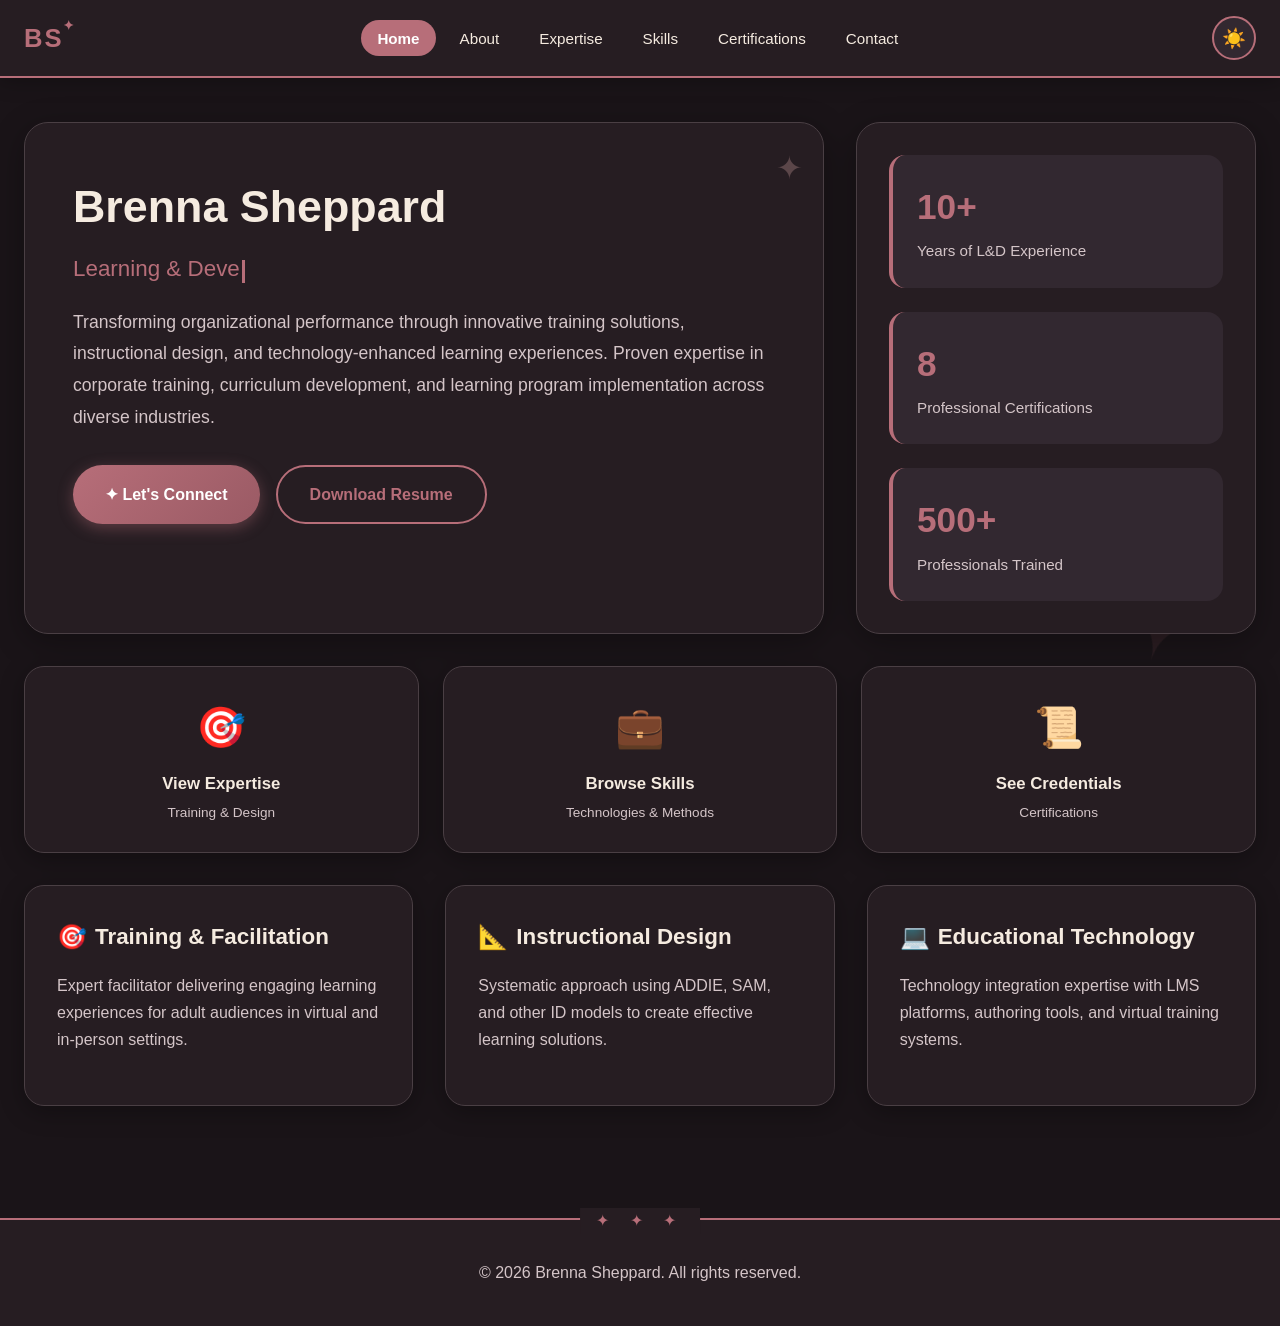
<file: index.html>
<!DOCTYPE html>
<html lang="en">
<head>
    <meta charset="UTF-8">
    <meta name="viewport" content="width=device-width, initial-scale=1.0">
    <meta name="description" content="Brenna Sheppard - Learning & Development Professional specializing in instructional design, corporate training, and educational technology implementation.">
    <title>Brenna Sheppard | Learning & Development Specialist</title>
    <style>
        * {
            margin: 0;
            padding: 0;
            box-sizing: border-box;
        }

        :root {
            --bg-primary: #1a1418;
            --bg-secondary: #261d22;
            --bg-card: #322830;
            --text-primary: #f5ebe0;
            --text-secondary: #d4c5c8;
            --accent: #b76e79;
            --accent-light: #d4a5a5;
            --accent-hover: #9a5a64;
            --border: #4a3f44;
            --shadow: rgba(0, 0, 0, 0.3);
            --sparkle: #f0d9e0;
        }

        [data-theme="light"] {
            --bg-primary: #fff5f7;
            --bg-secondary: #ffeef1;
            --bg-card: #fff9fa;
            --text-primary: #2d2428;
            --text-secondary: #5a4a4e;
            --accent: #b76e79;
            --accent-light: #d4a5a5;
            --accent-hover: #9a5a64;
            --border: #e8d0d4;
            --shadow: rgba(183, 110, 121, 0.15);
            --sparkle: #b76e79;
        }

        body {
            font-family: 'Segoe UI', -apple-system, BlinkMacSystemFont, Roboto, 'Helvetica Neue', Arial, sans-serif;
            background-color: var(--bg-primary);
            color: var(--text-primary);
            line-height: 1.6;
            transition: background-color 0.4s ease, color 0.4s ease;
            overflow-x: hidden;
        }

        /* Floating Particles Background */
        .particles {
            position: fixed;
            top: 0;
            left: 0;
            width: 100%;
            height: 100%;
            pointer-events: none;
            z-index: 0;
            overflow: hidden;
        }

        .particle {
            position: absolute;
            width: 6px;
            height: 6px;
            background: var(--accent-light);
            border-radius: 50%;
            opacity: 0.4;
            animation: float 15s infinite ease-in-out;
        }

        .particle:nth-child(odd) {
            width: 4px;
            height: 4px;
            animation-duration: 20s;
        }

        .particle::before {
            content: '✦';
            position: absolute;
            font-size: 12px;
            color: var(--sparkle);
            opacity: 0.6;
        }

        @keyframes float {
            0%, 100% {
                transform: translateY(100vh) rotate(0deg);
                opacity: 0;
            }
            10% {
                opacity: 0.6;
            }
            90% {
                opacity: 0.6;
            }
            100% {
                transform: translateY(-100vh) rotate(720deg);
                opacity: 0;
            }
        }

        /* Sparkle decorations */
        .sparkle-container {
            position: fixed;
            top: 0;
            left: 0;
            width: 100%;
            height: 100%;
            pointer-events: none;
            z-index: 1;
        }

        .sparkle {
            position: absolute;
            font-size: 1.2rem;
            color: var(--sparkle);
            opacity: 0;
            animation: sparkle 3s infinite;
        }

        @keyframes sparkle {
            0%, 100% { opacity: 0; transform: scale(0) rotate(0deg); }
            50% { opacity: 0.8; transform: scale(1) rotate(180deg); }
        }

        /* Header & Navigation */
        header {
            background: var(--bg-secondary);
            padding: 1rem 1.5rem;
            position: fixed;
            top: 0;
            left: 0;
            right: 0;
            z-index: 1000;
            box-shadow: 0 2px 20px var(--shadow);
            transition: all 0.4s ease;
            border-bottom: 2px solid var(--accent);
            backdrop-filter: blur(10px);
        }

        header.hidden {
            transform: translateY(-100%);
        }

        nav {
            max-width: 1400px;
            margin: 0 auto;
            display: flex;
            justify-content: space-between;
            align-items: center;
            gap: 1rem;
        }

        .logo {
            font-size: 1.6rem;
            font-weight: 700;
            color: var(--accent);
            flex-shrink: 0;
            letter-spacing: 2px;
            position: relative;
        }

        .logo::after {
            content: '✦';
            font-size: 0.8rem;
            position: absolute;
            top: -2px;
            right: -12px;
            animation: twinkle 2s infinite;
        }

        @keyframes twinkle {
            0%, 100% { opacity: 0.3; transform: scale(0.8); }
            50% { opacity: 1; transform: scale(1.2); }
        }

        .nav-links {
            display: flex;
            gap: 0.5rem;
            list-style: none;
            align-items: center;
        }

        .nav-links a {
            color: var(--text-primary);
            text-decoration: none;
            font-weight: 500;
            transition: all 0.3s cubic-bezier(0.68, -0.55, 0.265, 1.55);
            font-size: 0.95rem;
            cursor: pointer;
            padding: 0.6rem 1rem;
            border-radius: 25px;
            position: relative;
        }

        .nav-links a:hover {
            color: var(--accent);
            background: var(--bg-card);
            transform: translateY(-2px) scale(1.05);
        }

        .nav-links a.active {
            color: white;
            background: var(--accent);
            font-weight: 600;
        }

        .nav-controls {
            display: flex;
            align-items: center;
            gap: 0.75rem;
        }

        .theme-toggle {
            background: var(--bg-card);
            border: 2px solid var(--accent);
            color: var(--accent);
            width: 44px;
            height: 44px;
            border-radius: 50%;
            cursor: pointer;
            font-size: 1.2rem;
            display: flex;
            align-items: center;
            justify-content: center;
            transition: all 0.4s cubic-bezier(0.68, -0.55, 0.265, 1.55);
        }

        .theme-toggle:hover {
            background: var(--accent);
            color: white;
            transform: scale(1.15) rotate(180deg);
            box-shadow: 0 4px 20px var(--shadow);
        }

        .menu-toggle {
            display: none;
            background: var(--bg-card);
            border: 2px solid var(--accent);
            color: var(--accent);
            font-size: 1.3rem;
            cursor: pointer;
            padding: 0.5rem 0.75rem;
            border-radius: 12px;
            transition: all 0.3s cubic-bezier(0.68, -0.55, 0.265, 1.55);
        }

        .menu-toggle:hover {
            background: var(--accent);
            color: white;
            transform: scale(1.05);
        }

        /* Dashboard Container */
        .dashboard {
            max-width: 1400px;
            margin: 90px auto 0;
            padding: 2rem 1.5rem;
            min-height: calc(100vh - 90px);
            position: relative;
            z-index: 2;
        }

        /* Tab Navigation */
        .tab-container {
            display: none;
        }

        .tab-container.active {
            display: block;
            animation: fadeInUp 0.6s cubic-bezier(0.68, -0.55, 0.265, 1.55);
        }

        @keyframes fadeInUp {
            from {
                opacity: 0;
                transform: translateY(30px);
            }
            to {
                opacity: 1;
                transform: translateY(0);
            }
        }

        /* Hero Dashboard */
        .hero-dashboard {
            display: grid;
            grid-template-columns: 2fr 1fr;
            gap: 2rem;
            margin-bottom: 2rem;
        }

        .hero-card {
            background: var(--bg-secondary);
            padding: 3rem;
            border-radius: 24px;
            box-shadow: 0 8px 32px var(--shadow);
            border: 1px solid var(--border);
            transition: all 0.4s cubic-bezier(0.68, -0.55, 0.265, 1.55);
            position: relative;
            overflow: hidden;
        }

        .hero-card::before {
            content: '✦';
            position: absolute;
            top: 20px;
            right: 20px;
            font-size: 2rem;
            color: var(--accent-light);
            opacity: 0.3;
            animation: twinkle 3s infinite;
        }

        .hero-card:hover {
            transform: translateY(-8px) scale(1.01);
            box-shadow: 0 16px 48px var(--shadow);
        }

        .hero-card h1 {
            font-size: 2.8rem;
            margin-bottom: 0.5rem;
            color: var(--text-primary);
            font-weight: 700;
        }

        .typing-container {
            height: 2rem;
            margin-bottom: 1.5rem;
        }

        .hero-card h2 {
            font-size: 1.4rem;
            color: var(--accent);
            font-weight: 500;
            display: inline;
        }

        .cursor {
            display: inline-block;
            width: 3px;
            height: 1.4rem;
            background: var(--accent);
            margin-left: 2px;
            animation: blink 1s infinite;
            vertical-align: middle;
        }

        @keyframes blink {
            0%, 50% { opacity: 1; }
            51%, 100% { opacity: 0; }
        }

        .hero-card p {
            color: var(--text-secondary);
            font-size: 1.1rem;
            line-height: 1.8;
            margin-bottom: 2rem;
        }

        .cta-buttons {
            display: flex;
            gap: 1rem;
            flex-wrap: wrap;
        }

        .btn {
            padding: 0.9rem 2rem;
            border: none;
            border-radius: 30px;
            font-size: 1rem;
            font-weight: 600;
            cursor: pointer;
            transition: all 0.4s cubic-bezier(0.68, -0.55, 0.265, 1.55);
            text-decoration: none;
            display: inline-flex;
            align-items: center;
            gap: 0.5rem;
        }

        .btn-primary {
            background: linear-gradient(135deg, var(--accent), var(--accent-hover));
            color: white;
            box-shadow: 0 4px 15px rgba(183, 110, 121, 0.4);
        }

        .btn-primary:hover {
            transform: translateY(-4px) scale(1.05);
            box-shadow: 0 8px 25px rgba(183, 110, 121, 0.5);
        }

        .btn-secondary {
            background: transparent;
            color: var(--accent);
            border: 2px solid var(--accent);
        }

        .btn-secondary:hover {
            background: var(--accent);
            color: white;
            transform: translateY(-4px) scale(1.05);
        }

        .stats-card {
            background: var(--bg-secondary);
            padding: 2rem;
            border-radius: 24px;
            box-shadow: 0 8px 32px var(--shadow);
            border: 1px solid var(--border);
            display: flex;
            flex-direction: column;
            gap: 1.5rem;
        }

        .stat-item {
            padding: 1.5rem;
            background: var(--bg-card);
            border-radius: 16px;
            border-left: 4px solid var(--accent);
            transition: all 0.4s cubic-bezier(0.68, -0.55, 0.265, 1.55);
            cursor: pointer;
            position: relative;
            overflow: hidden;
        }

        .stat-item::after {
            content: '✦';
            position: absolute;
            right: 15px;
            top: 50%;
            transform: translateY(-50%);
            font-size: 1.5rem;
            color: var(--accent-light);
            opacity: 0;
            transition: all 0.3s ease;
        }

        .stat-item:hover {
            transform: translateX(8px) scale(1.02);
            border-left-width: 6px;
        }

        .stat-item:hover::after {
            opacity: 0.5;
        }

        .stat-item h3 {
            font-size: 2.2rem;
            color: var(--accent);
            margin-bottom: 0.25rem;
            font-weight: 700;
        }

        .stat-item p {
            color: var(--text-secondary);
            font-size: 0.95rem;
        }

        /* Quick Actions */
        .quick-actions {
            display: grid;
            grid-template-columns: repeat(3, 1fr);
            gap: 1.5rem;
            margin-bottom: 2rem;
        }

        .quick-action {
            background: var(--bg-secondary);
            padding: 1.75rem;
            border-radius: 20px;
            box-shadow: 0 6px 24px var(--shadow);
            border: 1px solid var(--border);
            text-align: center;
            cursor: pointer;
            transition: all 0.4s cubic-bezier(0.68, -0.55, 0.265, 1.55);
            position: relative;
            overflow: hidden;
        }

        .quick-action::before {
            content: '';
            position: absolute;
            top: 0;
            left: 0;
            right: 0;
            height: 3px;
            background: linear-gradient(90deg, var(--accent), var(--accent-light));
            transform: scaleX(0);
            transition: transform 0.3s ease;
        }

        .quick-action:hover {
            transform: translateY(-10px) scale(1.03);
            border-color: var(--accent);
        }

        .quick-action:hover::before {
            transform: scaleX(1);
        }

        .quick-action-icon {
            font-size: 2.5rem;
            margin-bottom: 0.75rem;
            display: block;
            animation: bounce 2s infinite;
        }

        @keyframes bounce {
            0%, 100% { transform: translateY(0); }
            50% { transform: translateY(-5px); }
        }

        .quick-action:hover .quick-action-icon {
            animation: bounceMore 0.5s;
        }

        @keyframes bounceMore {
            0%, 100% { transform: translateY(0) scale(1); }
            50% { transform: translateY(-10px) scale(1.2); }
        }

        .quick-action h4 {
            color: var(--text-primary);
            font-size: 1.05rem;
            margin-bottom: 0.25rem;
            font-weight: 600;
        }

        .quick-action p {
            color: var(--text-secondary);
            font-size: 0.85rem;
        }

        /* Grid Cards */
        .card-grid {
            display: grid;
            grid-template-columns: repeat(auto-fit, minmax(320px, 1fr));
            gap: 2rem;
            margin-bottom: 2rem;
        }

        .card {
            background: var(--bg-secondary);
            padding: 2rem;
            border-radius: 20px;
            box-shadow: 0 6px 24px var(--shadow);
            border: 1px solid var(--border);
            transition: all 0.4s cubic-bezier(0.68, -0.55, 0.265, 1.55);
            cursor: pointer;
            position: relative;
            overflow: hidden;
        }

        .card::before {
            content: '';
            position: absolute;
            top: 0;
            left: 0;
            right: 0;
            height: 4px;
            background: linear-gradient(90deg, var(--accent), var(--accent-light), var(--accent));
            background-size: 200% 100%;
            transform: scaleX(0);
            transform-origin: left;
            transition: transform 0.4s ease;
        }

        .card:hover {
            transform: translateY(-12px) scale(1.02);
            box-shadow: 0 16px 40px var(--shadow);
        }

        .card:hover::before {
            transform: scaleX(1);
            animation: shimmer 2s infinite;
        }

        @keyframes shimmer {
            0% { background-position: -200% 0; }
            100% { background-position: 200% 0; }
        }

        .card h3 {
            color: var(--text-primary);
            margin-bottom: 1rem;
            font-size: 1.4rem;
            font-weight: 600;
            display: flex;
            align-items: center;
            gap: 0.5rem;
        }

        .card-icon {
            font-size: 1.5rem;
            transition: transform 0.3s ease;
        }

        .card:hover .card-icon {
            transform: scale(1.2) rotate(10deg);
        }

        .card p {
            color: var(--text-secondary);
            line-height: 1.7;
            margin-bottom: 1.25rem;
        }

        .card ul {
            list-style: none;
            padding: 0;
        }

        .card li {
            color: var(--text-secondary);
            padding: 0.5rem 0;
            padding-left: 1.5rem;
            position: relative;
            line-height: 1.6;
            transition: all 0.3s ease;
        }

        .card li:before {
            content: "✦";
            color: var(--accent);
            position: absolute;
            left: 0;
            font-size: 0.8rem;
            transition: transform 0.3s ease;
        }

        .card:hover li:before {
            transform: rotate(72deg);
        }

        /* Skills Tags */
        .skill-tags {
            display: flex;
            flex-wrap: wrap;
            gap: 0.6rem;
            margin-top: 1rem;
        }

        .skill-tag {
            background: linear-gradient(135deg, var(--accent), var(--accent-hover));
            color: white;
            padding: 0.5rem 1.1rem;
            border-radius: 25px;
            font-size: 0.85rem;
            font-weight: 500;
            transition: all 0.3s cubic-bezier(0.68, -0.55, 0.265, 1.55);
            cursor: default;
        }

        .skill-tag:hover {
            transform: scale(1.1) translateY(-3px);
            box-shadow: 0 4px 12px rgba(183, 110, 121, 0.4);
        }

        /* Section Headers */
        .section-header {
            margin-bottom: 2rem;
            position: relative;
        }

        .section-header h2 {
            font-size: 2.2rem;
            color: var(--text-primary);
            margin-bottom: 0.5rem;
            display: inline-flex;
            align-items: center;
            gap: 0.75rem;
        }

        .section-header h2::after {
            content: '✦';
            font-size: 1rem;
            color: var(--accent);
            animation: twinkle 2s infinite;
        }

        .section-header p {
            color: var(--text-secondary);
            font-size: 1.1rem;
        }

        /* About Section - Editorial Layout with Avatar */
        .about-editorial {
            background: var(--bg-secondary);
            padding: 3rem;
            border-radius: 24px;
            box-shadow: 0 8px 32px var(--shadow);
            border: 1px solid var(--border);
            position: relative;
            overflow: hidden;
        }

        .about-editorial::before {
            content: '✦';
            position: absolute;
            top: 20px;
            right: 20px;
            font-size: 1.5rem;
            color: var(--accent-light);
            opacity: 0.3;
            animation: twinkle 3s infinite;
        }

        .about-text-flow {
            position: relative;
            font-size: 1.1rem;
            line-height: 1.9;
            color: var(--text-secondary);
            text-align: justify;
            hyphens: auto;
            min-height: 400px;
        }

        .about-text-flow p {
            margin-bottom: 1.25rem;
        }

        .about-text-flow p:first-of-type::first-letter {
            font-size: 3.5rem;
            float: left;
            line-height: 1;
            padding-right: 0.5rem;
            color: var(--accent);
            font-weight: 700;
        }

        /* Anime Avatar with Bubble Effect - Free floating through text */
        .avatar-float {
            position: absolute;
            width: 140px;
            height: 140px;
            cursor: pointer;
            z-index: 100;
            pointer-events: auto;
            /* No CSS animation - JS controls position for text reflow */
        }

        .avatar-float:hover {
            transform: scale(1.08);
        }

        .avatar-float.popped {
            animation: bubblePop 0.5s ease-out forwards;
            pointer-events: none;
        }

        /* Gentle breathing/pulsing */
        @keyframes bubbleBreathe {
            0%, 100% { transform: scale(1); }
            50% { transform: scale(1.03); }
        }

        @keyframes bubblePop {
            0% { transform: scale(1); opacity: 1; }
            30% { transform: scale(1.3); opacity: 0.8; }
            100% { transform: scale(0); opacity: 0; }
        }

        @keyframes bubbleWobble {
            0%, 100% { transform: scale(1) rotate(0deg); }
            25% { transform: scale(1.08) rotate(2deg); }
            50% { transform: scale(0.96) rotate(-2deg); }
            75% { transform: scale(1.04) rotate(1deg); }
        }

        /* Interactive text words - pushed by floating bubble */
        .about-text-flow .interactive-word {
            display: inline-block;
            transition: transform 0.15s ease-out, color 0.2s ease, text-shadow 0.2s ease;
            will-change: transform;
        }

        .about-text-flow .interactive-word.near-bubble {
            z-index: 5;
        }

        /* Text container */
        .about-text-flow p {
            line-height: 1.9;
            margin-bottom: 1.25rem;
        }

        /* Bubble container */
        .bubble-container {
            position: relative;
            width: 100%;
            height: 100%;
            border-radius: 50%;
            overflow: hidden;
        }

        /* Glinda-style bubble overlay */
        .bubble-overlay {
            position: absolute;
            top: 0;
            left: 0;
            width: 100%;
            height: 100%;
            border-radius: 50%;
            pointer-events: none;
            z-index: 2;
            /* Iridescent bubble gradient */
            background:
                radial-gradient(ellipse 80% 50% at 20% 20%, rgba(255,255,255,0.5) 0%, transparent 50%),
                radial-gradient(ellipse 40% 30% at 75% 25%, rgba(255,255,255,0.3) 0%, transparent 40%),
                radial-gradient(ellipse 60% 40% at 30% 80%, rgba(183,110,121,0.15) 0%, transparent 50%),
                radial-gradient(ellipse 50% 50% at 80% 80%, rgba(212,165,165,0.1) 0%, transparent 40%);
            /* Bubble border/rim effect */
            box-shadow:
                inset 0 0 30px rgba(255,255,255,0.3),
                inset 0 0 60px rgba(183,110,121,0.1),
                0 0 20px rgba(183,110,121,0.3),
                0 0 40px rgba(183,110,121,0.2),
                0 0 60px rgba(212,165,165,0.1);
            border: 2px solid rgba(255,255,255,0.3);
        }

        /* Animated shine on bubble */
        .bubble-shine {
            position: absolute;
            top: 8%;
            left: 15%;
            width: 25%;
            height: 20%;
            background: radial-gradient(ellipse, rgba(255,255,255,0.8) 0%, transparent 70%);
            border-radius: 50%;
            z-index: 3;
            animation: shineMove 6s ease-in-out infinite;
        }

        .bubble-shine-small {
            position: absolute;
            top: 15%;
            left: 35%;
            width: 8%;
            height: 8%;
            background: rgba(255,255,255,0.9);
            border-radius: 50%;
            z-index: 3;
            animation: shineMove 6s ease-in-out infinite 0.5s;
        }

        @keyframes shineMove {
            0%, 100% { transform: translate(0, 0); opacity: 0.8; }
            50% { transform: translate(5px, 3px); opacity: 1; }
        }

        /* Rainbow iridescence effect */
        .bubble-iridescence {
            position: absolute;
            top: 0;
            left: 0;
            width: 100%;
            height: 100%;
            border-radius: 50%;
            z-index: 1;
            background: linear-gradient(
                135deg,
                rgba(255,182,193,0.1) 0%,
                rgba(221,160,221,0.1) 25%,
                rgba(173,216,230,0.1) 50%,
                rgba(144,238,144,0.05) 75%,
                rgba(255,218,185,0.1) 100%
            );
            animation: iridescenceShift 8s ease-in-out infinite;
        }

        @keyframes iridescenceShift {
            0%, 100% { opacity: 0.5; transform: rotate(0deg); }
            50% { opacity: 0.8; transform: rotate(180deg); }
        }

        .avatar-image,
        .avatar-video {
            width: 100%;
            height: 100%;
            object-fit: cover;
            object-position: center 10%;
            border-radius: 50%;
            transition: all 0.4s ease;
        }

        .avatar-float:hover .avatar-image,
        .avatar-float:hover .avatar-video {
            filter: brightness(1.05);
        }

        /* Text interaction - words near bubble get highlighted */
        .text-near-bubble {
            transition: all 0.3s ease;
        }

        .avatar-float:hover ~ .about-text-flow .text-highlight {
            color: var(--accent-light);
            text-shadow: 0 0 10px rgba(183,110,121,0.3);
        }

        /* Placeholder avatar styling */
        .avatar-placeholder {
            width: 100%;
            height: 100%;
            border-radius: 50%;
            background: linear-gradient(135deg, var(--accent), var(--accent-hover));
            display: flex;
            align-items: center;
            justify-content: center;
            font-size: 4rem;
            color: white;
            border: 4px solid var(--accent-light);
            box-shadow: 0 8px 32px var(--shadow);
            position: relative;
            overflow: hidden;
        }

        .avatar-placeholder::before {
            content: '';
            position: absolute;
            top: -50%;
            left: -50%;
            width: 200%;
            height: 200%;
            background: linear-gradient(
                45deg,
                transparent 30%,
                rgba(255,255,255,0.1) 50%,
                transparent 70%
            );
            animation: shimmerAvatar 3s infinite;
        }

        @keyframes shimmerAvatar {
            0% { transform: translateX(-100%) rotate(45deg); }
            100% { transform: translateX(100%) rotate(45deg); }
        }

        .avatar-hint {
            position: absolute;
            bottom: -30px;
            left: 50%;
            transform: translateX(-50%);
            font-size: 0.75rem;
            color: var(--accent);
            white-space: nowrap;
            opacity: 0;
            transition: opacity 0.3s ease;
        }

        .avatar-float:hover .avatar-hint {
            opacity: 1;
        }

        /* Skills highlight in text */
        .text-highlight {
            color: var(--accent);
            font-weight: 600;
            position: relative;
        }

        .text-highlight::after {
            content: '';
            position: absolute;
            bottom: -2px;
            left: 0;
            width: 100%;
            height: 2px;
            background: var(--accent);
            transform: scaleX(0);
            transition: transform 0.3s ease;
        }

        .text-highlight:hover::after {
            transform: scaleX(1);
        }

        /* About footer with values */
        .about-values {
            display: flex;
            flex-wrap: wrap;
            gap: 0.75rem;
            margin-top: 2rem;
            padding-top: 2rem;
            border-top: 1px solid var(--border);
        }

        .value-tag {
            background: var(--bg-card);
            color: var(--text-secondary);
            padding: 0.5rem 1rem;
            border-radius: 20px;
            font-size: 0.9rem;
            border: 1px solid var(--border);
            transition: all 0.3s cubic-bezier(0.68, -0.55, 0.265, 1.55);
            display: flex;
            align-items: center;
            gap: 0.4rem;
        }

        .value-tag:hover {
            background: var(--accent);
            color: white;
            border-color: var(--accent);
            transform: translateY(-3px) scale(1.05);
        }

        .value-tag::before {
            content: '♡';
            font-size: 0.8rem;
        }

        @media (max-width: 768px) {
            .avatar-float {
                float: none;
                margin: 0 auto 2rem;
                display: block;
                shape-outside: none;
            }

            .about-text-flow {
                text-align: left;
            }

            .about-editorial {
                padding: 2rem;
            }
        }

        /* Legacy about grid - keeping for fallback */
        .about-grid {
            display: grid;
            grid-template-columns: 2fr 1fr;
            gap: 2rem;
        }

        .about-content {
            background: var(--bg-secondary);
            padding: 2.5rem;
            border-radius: 24px;
            box-shadow: 0 8px 32px var(--shadow);
            border: 1px solid var(--border);
        }

        .about-content p {
            color: var(--text-secondary);
            margin-bottom: 1.25rem;
            line-height: 1.8;
        }

        .value-props {
            background: var(--bg-secondary);
            padding: 2rem;
            border-radius: 24px;
            box-shadow: 0 8px 32px var(--shadow);
            border: 1px solid var(--border);
        }

        .value-props h3 {
            color: var(--text-primary);
            margin-bottom: 1.5rem;
            font-size: 1.4rem;
            display: flex;
            align-items: center;
            gap: 0.5rem;
        }

        .value-props h3::before {
            content: '✦';
            color: var(--accent);
        }

        .value-list {
            list-style: none;
        }

        .value-list li {
            padding: 0.85rem 0;
            color: var(--text-secondary);
            display: flex;
            align-items: center;
            gap: 0.75rem;
            border-bottom: 1px solid var(--border);
            transition: all 0.3s ease;
        }

        .value-list li:last-child {
            border-bottom: none;
        }

        .value-list li:hover {
            padding-left: 0.5rem;
            color: var(--text-primary);
        }

        .value-list li:before {
            content: "♡";
            color: var(--accent);
            font-size: 1rem;
            transition: transform 0.3s ease;
        }

        .value-list li:hover:before {
            transform: scale(1.3);
        }

        /* Certification Cards with Actual Logos */
        .cert-card {
            background: var(--bg-secondary);
            padding: 2rem;
            border-radius: 20px;
            box-shadow: 0 6px 24px var(--shadow);
            border: 1px solid var(--border);
            transition: all 0.4s cubic-bezier(0.68, -0.55, 0.265, 1.55);
            text-align: center;
            display: flex;
            flex-direction: column;
            align-items: center;
            gap: 1rem;
        }

        .cert-card:hover {
            transform: translateY(-10px) scale(1.03);
            box-shadow: 0 16px 40px var(--shadow);
        }

        .cert-logo {
            width: 72px;
            height: 72px;
            display: flex;
            align-items: center;
            justify-content: center;
            transition: transform 0.4s cubic-bezier(0.68, -0.55, 0.265, 1.55);
        }

        .cert-card:hover .cert-logo {
            transform: scale(1.15) rotate(5deg);
        }

        .cert-logo svg {
            width: 100%;
            height: 100%;
        }

        .cert-card h3 {
            color: var(--text-primary);
            font-size: 1.15rem;
            margin: 0;
            font-weight: 600;
        }

        .cert-card p {
            color: var(--text-secondary);
            font-size: 0.9rem;
            margin: 0;
        }

        .cert-badge {
            background: linear-gradient(135deg, var(--accent), var(--accent-hover));
            color: white;
            padding: 0.3rem 0.8rem;
            border-radius: 15px;
            font-size: 0.75rem;
            font-weight: 500;
        }

        /* Contact Section */
        .contact-grid {
            display: grid;
            grid-template-columns: 1fr 1fr;
            gap: 2rem;
        }

        .contact-card {
            background: var(--bg-secondary);
            padding: 2.5rem;
            border-radius: 24px;
            box-shadow: 0 8px 32px var(--shadow);
            border: 1px solid var(--border);
        }

        .contact-card h3 {
            margin-bottom: 1.5rem;
            color: var(--text-primary);
            font-size: 1.4rem;
            display: flex;
            align-items: center;
            gap: 0.5rem;
        }

        .contact-card h3::before {
            content: '✦';
            color: var(--accent);
        }

        .contact-links {
            display: flex;
            flex-direction: column;
            gap: 1rem;
        }

        .contact-link {
            color: var(--text-primary);
            text-decoration: none;
            font-size: 1rem;
            transition: all 0.4s cubic-bezier(0.68, -0.55, 0.265, 1.55);
            display: flex;
            align-items: center;
            gap: 0.75rem;
            padding: 1rem;
            background: var(--bg-card);
            border-radius: 12px;
            border: 1px solid var(--border);
        }

        .contact-link:hover {
            color: var(--accent);
            border-color: var(--accent);
            transform: translateX(8px) scale(1.02);
            box-shadow: 0 4px 16px var(--shadow);
        }

        .contact-link span {
            font-size: 1.3rem;
        }

        /* Footer */
        footer {
            background: var(--bg-secondary);
            text-align: center;
            padding: 2.5rem;
            color: var(--text-secondary);
            border-top: 2px solid var(--accent);
            margin-top: 3rem;
            position: relative;
        }

        footer::before {
            content: '✦ ✦ ✦';
            position: absolute;
            top: -12px;
            left: 50%;
            transform: translateX(-50%);
            background: var(--bg-secondary);
            padding: 0 1rem;
            color: var(--accent);
            letter-spacing: 0.5rem;
        }

        /* Mobile Menu Styles */
        @media (max-width: 968px) {
            .hero-dashboard,
            .about-grid,
            .contact-grid {
                grid-template-columns: 1fr;
            }

            .quick-actions {
                grid-template-columns: 1fr;
            }

            .card-grid {
                grid-template-columns: 1fr;
            }
        }

        @media (max-width: 768px) {
            .nav-links {
                display: none;
                position: fixed;
                top: 73px;
                left: 0;
                right: 0;
                background: var(--bg-secondary);
                flex-direction: column;
                padding: 1.5rem;
                box-shadow: 0 8px 32px var(--shadow);
                border-bottom: 2px solid var(--accent);
                gap: 0.5rem;
                max-height: calc(100vh - 73px);
                overflow-y: auto;
            }

            .nav-links.active {
                display: flex;
                animation: slideDown 0.4s cubic-bezier(0.68, -0.55, 0.265, 1.55);
            }

            @keyframes slideDown {
                from {
                    opacity: 0;
                    transform: translateY(-20px);
                }
                to {
                    opacity: 1;
                    transform: translateY(0);
                }
            }

            .nav-links a {
                padding: 1rem;
                text-align: center;
                border-radius: 12px;
                width: 100%;
            }

            .menu-toggle {
                display: flex;
                align-items: center;
                justify-content: center;
            }

            .hero-card {
                padding: 2rem;
            }

            .hero-card h1 {
                font-size: 2rem;
            }

            .dashboard {
                padding: 1.5rem 1rem;
                margin-top: 80px;
            }

            .section-header h2 {
                font-size: 1.8rem;
            }

            .btn {
                padding: 0.8rem 1.5rem;
                font-size: 0.95rem;
            }
        }

        /* Decorative Flourishes */
        .flourish {
            position: fixed;
            pointer-events: none;
            z-index: 0;
            opacity: 0.1;
            color: var(--accent);
            font-size: 8rem;
        }

        .flourish-1 {
            top: 20%;
            left: 5%;
            transform: rotate(-15deg);
        }

        .flourish-2 {
            bottom: 20%;
            right: 5%;
            transform: rotate(15deg);
        }
    </style>
</head>
<body>
    <!-- Floating Particles -->
    <div class="particles" id="particles"></div>

    <!-- Sparkle Container -->
    <div class="sparkle-container" id="sparkles"></div>

    <!-- Decorative Flourishes -->
    <div class="flourish flourish-1">✦</div>
    <div class="flourish flourish-2">✦</div>

    <header id="header">
        <nav>
            <div class="logo">BS</div>
            <ul class="nav-links" id="navLinks">
                <li><a class="nav-link active" data-tab="home">Home</a></li>
                <li><a class="nav-link" data-tab="about">About</a></li>
                <li><a class="nav-link" data-tab="expertise">Expertise</a></li>
                <li><a class="nav-link" data-tab="skills">Skills</a></li>
                <li><a class="nav-link" data-tab="certifications">Certifications</a></li>
                <li><a class="nav-link" data-tab="contact">Contact</a></li>
            </ul>
            <div class="nav-controls">
                <button class="theme-toggle" id="themeToggle" aria-label="Toggle theme">
                    <span id="themeIcon">☀️</span>
                </button>
                <button class="menu-toggle" id="menuToggle" aria-label="Toggle menu">☰</button>
            </div>
        </nav>
    </header>

    <div class="dashboard">
        <!-- Home Tab -->
        <div class="tab-container active" id="home">
            <div class="hero-dashboard">
                <div class="hero-card">
                    <h1>Brenna Sheppard</h1>
                    <div class="typing-container">
                        <h2 id="typingText"></h2><span class="cursor"></span>
                    </div>
                    <p>Transforming organizational performance through innovative training solutions, instructional design, and technology-enhanced learning experiences. Proven expertise in corporate training, curriculum development, and learning program implementation across diverse industries.</p>
                    <div class="cta-buttons">
                        <a class="btn btn-primary nav-link" data-tab="contact">✦ Let's Connect</a>
                        <a href="BSheppardresume2025.pdf" class="btn btn-secondary" download>Download Resume</a>
                    </div>
                </div>
                <div class="stats-card">
                    <div class="stat-item">
                        <h3>10+</h3>
                        <p>Years of L&D Experience</p>
                    </div>
                    <div class="stat-item">
                        <h3>8</h3>
                        <p>Professional Certifications</p>
                    </div>
                    <div class="stat-item">
                        <h3>500+</h3>
                        <p>Professionals Trained</p>
                    </div>
                </div>
            </div>

            <!-- Interactive Quick Actions -->
            <div class="quick-actions">
                <div class="quick-action nav-link" data-tab="expertise">
                    <span class="quick-action-icon">🎯</span>
                    <h4>View Expertise</h4>
                    <p>Training & Design</p>
                </div>
                <div class="quick-action nav-link" data-tab="skills">
                    <span class="quick-action-icon">💼</span>
                    <h4>Browse Skills</h4>
                    <p>Technologies & Methods</p>
                </div>
                <div class="quick-action nav-link" data-tab="certifications">
                    <span class="quick-action-icon">📜</span>
                    <h4>See Credentials</h4>
                    <p>Certifications</p>
                </div>
            </div>

            <div class="card-grid">
                <div class="card nav-link" data-tab="expertise">
                    <h3><span class="card-icon">🎯</span> Training & Facilitation</h3>
                    <p>Expert facilitator delivering engaging learning experiences for adult audiences in virtual and in-person settings.</p>
                </div>
                <div class="card nav-link" data-tab="expertise">
                    <h3><span class="card-icon">📐</span> Instructional Design</h3>
                    <p>Systematic approach using ADDIE, SAM, and other ID models to create effective learning solutions.</p>
                </div>
                <div class="card nav-link" data-tab="expertise">
                    <h3><span class="card-icon">💻</span> Educational Technology</h3>
                    <p>Technology integration expertise with LMS platforms, authoring tools, and virtual training systems.</p>
                </div>
            </div>
        </div>

        <!-- About Tab - Editorial Layout with Avatar -->
        <div class="tab-container" id="about">
            <div class="section-header">
                <h2>About Me</h2>
            </div>
            <div class="about-editorial">
                <div class="about-text-flow">
                    <!-- Anime Avatar in Glinda Bubble -->
                    <div class="avatar-float" id="avatarFloat" title="Pop the bubble!">
                        <div class="bubble-container">
                            <video class="avatar-video" id="avatarVideo" autoplay loop muted playsinline>
                                <source src="images/anime-avatar.mp4" type="video/mp4">
                                <source src="anime-avatar.mp4" type="video/mp4">
                            </video>
                            <div class="bubble-iridescence"></div>
                            <div class="bubble-overlay"></div>
                            <div class="bubble-shine"></div>
                            <div class="bubble-shine-small"></div>
                        </div>
                        <span class="avatar-hint">Pop me! ✦</span>
                    </div>

                    <p>I am a results-driven <span class="text-highlight">Learning & Development professional</span> with over a decade of experience designing and delivering impactful training solutions that drive measurable business outcomes. My journey has taken me through the worlds of instructional design, corporate training, curriculum development, and educational technology implementation—each role adding new dimensions to my expertise.</p>

                    <p>Currently serving as a <span class="text-highlight">Digital Learning Specialist</span>, I partner with organizations to implement technology-enhanced learning solutions, conduct customized professional development, and create scalable training programs. What truly excites me is translating complex concepts into engaging learning experiences for adult learners across multiple delivery modalities—whether that's a virtual workshop, an interactive e-learning module, or an in-person training session.</p>

                    <p>My toolkit includes <span class="text-highlight">needs assessment</span>, program design, <span class="text-highlight">LMS implementation</span>, facilitation, and measurement of learning impact. I bring a unique blend of instructional expertise, project management skills, and technical proficiency to every engagement. Whether working as a trainer, consultant, instructional designer, or project lead, I am committed to creating learning solutions that align with organizational goals and deliver lasting performance improvement.</p>

                    <p>When I'm not crafting learning experiences, you'll find me exploring new EdTech tools, staying current with industry trends, and continuously expanding my own skillset—because in L&D, we never stop learning!</p>
                </div>

                <div class="about-values">
                    <span class="value-tag">Adult Learning</span>
                    <span class="value-tag">Instructional Design</span>
                    <span class="value-tag">Multi-industry</span>
                    <span class="value-tag">Technology</span>
                    <span class="value-tag">Data-driven</span>
                    <span class="value-tag">Facilitation</span>
                    <span class="value-tag">Project Management</span>
                    <span class="value-tag">Consulting</span>
                </div>
            </div>
        </div>

        <!-- Expertise Tab -->
        <div class="tab-container" id="expertise">
            <div class="section-header">
                <h2>Core Expertise</h2>
                <p>Versatile learning professional ready for training, design, consulting, or project management roles</p>
            </div>
            <div class="card-grid">
                <div class="card">
                    <h3>Training & Facilitation</h3>
                    <p>Expert facilitator skilled in delivering engaging, interactive learning experiences for adult audiences. Proficient in both virtual and in-person delivery.</p>
                    <ul>
                        <li>Corporate training program design</li>
                        <li>Customized onsite training</li>
                        <li>Technology implementation support</li>
                        <li>Professional development workshops</li>
                        <li>Conference presentations</li>
                        <li>Train-the-trainer programs</li>
                    </ul>
                </div>

                <div class="card">
                    <h3>Instructional Design</h3>
                    <p>Systematic approach to designing learning solutions using ADDIE, SAM, and other ID models. Skilled at needs assessment and evaluation.</p>
                    <ul>
                        <li>Learning needs analysis</li>
                        <li>Course design & curriculum</li>
                        <li>Multimedia content development</li>
                        <li>Assessment design</li>
                        <li>Job aids creation</li>
                        <li>Program documentation</li>
                    </ul>
                </div>

                <div class="card">
                    <h3>Educational Technology</h3>
                    <p>Technology-savvy professional experienced in implementing and optimizing learning technologies and digital solutions.</p>
                    <ul>
                        <li>LMS implementation</li>
                        <li>EdTech tool evaluation</li>
                        <li>Digital content creation</li>
                        <li>Virtual training platforms</li>
                        <li>Google Workspace & Microsoft 365</li>
                        <li>Interactive display technology</li>
                    </ul>
                </div>

                <div class="card">
                    <h3>Program Management</h3>
                    <p>Strategic partner who can lead learning initiatives from conception through evaluation with strong stakeholder management.</p>
                    <ul>
                        <li>Learning strategy development</li>
                        <li>Stakeholder collaboration</li>
                        <li>Needs assessment</li>
                        <li>Budget & resource management</li>
                        <li>Performance metrics & ROI</li>
                        <li>Continuous improvement</li>
                    </ul>
                </div>
            </div>
        </div>

        <!-- Skills Tab -->
        <div class="tab-container" id="skills">
            <div class="section-header">
                <h2>Skills & Competencies</h2>
                <p>Comprehensive skillset across learning technologies, design, delivery, and management</p>
            </div>
            <div class="card-grid">
                <div class="card">
                    <h3>Learning Technologies</h3>
                    <div class="skill-tags">
                        <span class="skill-tag">Google Workspace</span>
                        <span class="skill-tag">Microsoft 365</span>
                        <span class="skill-tag">LMS Platforms</span>
                        <span class="skill-tag">Zoom/Teams</span>
                        <span class="skill-tag">Clear Touch</span>
                        <span class="skill-tag">Interactive Displays</span>
                    </div>
                </div>

                <div class="card">
                    <h3>Instructional Design</h3>
                    <div class="skill-tags">
                        <span class="skill-tag">ADDIE Model</span>
                        <span class="skill-tag">Needs Assessment</span>
                        <span class="skill-tag">Learning Objectives</span>
                        <span class="skill-tag">Assessment Design</span>
                        <span class="skill-tag">Content Development</span>
                        <span class="skill-tag">Evaluation</span>
                    </div>
                </div>

                <div class="card">
                    <h3>Training Delivery</h3>
                    <div class="skill-tags">
                        <span class="skill-tag">Facilitation</span>
                        <span class="skill-tag">Presentation</span>
                        <span class="skill-tag">Virtual Training</span>
                        <span class="skill-tag">Workshop Design</span>
                        <span class="skill-tag">Coaching</span>
                        <span class="skill-tag">Adult Learning</span>
                    </div>
                </div>

                <div class="card">
                    <h3>Program Management</h3>
                    <div class="skill-tags">
                        <span class="skill-tag">Project Planning</span>
                        <span class="skill-tag">Stakeholder Management</span>
                        <span class="skill-tag">Change Management</span>
                        <span class="skill-tag">Performance Metrics</span>
                        <span class="skill-tag">Budget Management</span>
                    </div>
                </div>

                <div class="card">
                    <h3>Subject Matter Expertise</h3>
                    <div class="skill-tags">
                        <span class="skill-tag">STEM Education</span>
                        <span class="skill-tag">EdTech Training</span>
                        <span class="skill-tag">Differentiation</span>
                        <span class="skill-tag">ESL/Multilingual</span>
                        <span class="skill-tag">Accessibility</span>
                    </div>
                </div>

                <div class="card">
                    <h3>Soft Skills</h3>
                    <div class="skill-tags">
                        <span class="skill-tag">Communication</span>
                        <span class="skill-tag">Problem-Solving</span>
                        <span class="skill-tag">Adaptability</span>
                        <span class="skill-tag">Collaboration</span>
                        <span class="skill-tag">Leadership</span>
                    </div>
                </div>
            </div>
        </div>

        <!-- Certifications Tab -->
        <div class="tab-container" id="certifications">
            <div class="section-header">
                <h2>Certifications & Credentials</h2>
                <p>Continuously expanding expertise through professional development and certification</p>
            </div>
            <div class="card-grid">
                <div class="cert-card">
                    <div class="cert-logo">
                        <!-- Google Logo SVG -->
                        <svg viewBox="0 0 48 48">
                            <path fill="#EA4335" d="M24 9.5c3.54 0 6.71 1.22 9.21 3.6l6.85-6.85C35.9 2.38 30.47 0 24 0 14.62 0 6.51 5.38 2.56 13.22l7.98 6.19C12.43 13.72 17.74 9.5 24 9.5z"/>
                            <path fill="#4285F4" d="M46.98 24.55c0-1.57-.15-3.09-.38-4.55H24v9.02h12.94c-.58 2.96-2.26 5.48-4.78 7.18l7.73 6c4.51-4.18 7.09-10.36 7.09-17.65z"/>
                            <path fill="#FBBC05" d="M10.53 28.59c-.48-1.45-.76-2.99-.76-4.59s.27-3.14.76-4.59l-7.98-6.19C.92 16.46 0 20.12 0 24c0 3.88.92 7.54 2.56 10.78l7.97-6.19z"/>
                            <path fill="#34A853" d="M24 48c6.48 0 11.93-2.13 15.89-5.81l-7.73-6c-2.15 1.45-4.92 2.3-8.16 2.3-6.26 0-11.57-4.22-13.47-9.91l-7.98 6.19C6.51 42.62 14.62 48 24 48z"/>
                        </svg>
                    </div>
                    <h3>Google Educator Level 1</h3>
                    <p>Google for Education</p>
                    <span class="cert-badge">Certified</span>
                </div>

                <div class="cert-card">
                    <div class="cert-logo">
                        <!-- Google Logo SVG -->
                        <svg viewBox="0 0 48 48">
                            <path fill="#EA4335" d="M24 9.5c3.54 0 6.71 1.22 9.21 3.6l6.85-6.85C35.9 2.38 30.47 0 24 0 14.62 0 6.51 5.38 2.56 13.22l7.98 6.19C12.43 13.72 17.74 9.5 24 9.5z"/>
                            <path fill="#4285F4" d="M46.98 24.55c0-1.57-.15-3.09-.38-4.55H24v9.02h12.94c-.58 2.96-2.26 5.48-4.78 7.18l7.73 6c4.51-4.18 7.09-10.36 7.09-17.65z"/>
                            <path fill="#FBBC05" d="M10.53 28.59c-.48-1.45-.76-2.99-.76-4.59s.27-3.14.76-4.59l-7.98-6.19C.92 16.46 0 20.12 0 24c0 3.88.92 7.54 2.56 10.78l7.97-6.19z"/>
                            <path fill="#34A853" d="M24 48c6.48 0 11.93-2.13 15.89-5.81l-7.73-6c-2.15 1.45-4.92 2.3-8.16 2.3-6.26 0-11.57-4.22-13.47-9.91l-7.98 6.19C6.51 42.62 14.62 48 24 48z"/>
                        </svg>
                    </div>
                    <h3>Google Educator Level 2</h3>
                    <p>Google for Education</p>
                    <span class="cert-badge">Certified</span>
                </div>

                <div class="cert-card">
                    <div class="cert-logo">
                        <!-- AWS Logo SVG -->
                        <svg viewBox="0 0 48 48">
                            <path fill="#252F3E" d="M13.527 21.529c0 .597.064 1.08.176 1.435.128.356.287.746.512 1.162.08.128.112.256.112.368 0 .16-.096.32-.304.48l-1.008.672c-.144.096-.288.144-.416.144-.16 0-.32-.08-.48-.224-.224-.24-.416-.496-.576-.752-.16-.272-.32-.576-.496-.944-1.248 1.472-2.816 2.208-4.704 2.208-1.344 0-2.416-.384-3.2-1.152-.784-.768-1.184-1.792-1.184-3.072 0-1.36.48-2.464 1.456-3.296.976-.832 2.272-1.248 3.904-1.248.544 0 1.104.048 1.696.128.592.08 1.2.208 1.84.352v-1.168c0-1.216-.256-2.064-.752-2.56-.512-.496-1.376-.736-2.608-.736-.56 0-1.136.064-1.728.208-.592.144-1.168.32-1.728.544-.256.112-.448.176-.56.208-.112.032-.192.048-.256.048-.224 0-.336-.16-.336-.496v-.784c0-.256.032-.448.112-.56.08-.112.224-.224.448-.336.56-.288 1.232-.528 2.016-.72.784-.208 1.616-.304 2.496-.304 1.904 0 3.296.432 4.176 1.296.864.864 1.312 2.176 1.312 3.936v5.184h.016zm-6.496 2.432c.528 0 1.072-.096 1.648-.288.576-.192 1.088-.544 1.52-1.024.256-.304.448-.64.544-1.024.096-.384.16-.848.16-1.392v-.672c-.464-.112-.96-.208-1.472-.272-.512-.064-1.008-.096-1.504-.096-1.072 0-1.856.208-2.384.64-.528.432-.784 1.04-.784 1.84 0 .752.192 1.312.592 1.696.384.4.944.592 1.68.592zm12.848 1.728c-.288 0-.48-.048-.608-.16-.128-.096-.24-.304-.336-.576l-3.76-12.384c-.096-.288-.144-.48-.144-.576 0-.224.112-.352.336-.352h1.568c.304 0 .512.048.624.16.128.096.224.304.32.576l2.688 10.592 2.496-10.592c.08-.288.176-.48.304-.576.128-.112.352-.16.64-.16h1.28c.304 0 .512.048.64.16.128.096.24.304.304.576l2.528 10.72 2.768-10.72c.096-.288.208-.48.32-.576.128-.112.336-.16.624-.16h1.488c.224 0 .352.112.352.352 0 .064-.016.144-.032.24-.016.096-.048.208-.112.368l-3.856 12.384c-.096.288-.208.48-.336.576-.128.096-.336.16-.608.16h-1.376c-.304 0-.512-.048-.64-.16-.128-.112-.24-.304-.304-.592l-2.48-10.32-2.464 10.32c-.08.288-.176.48-.304.592-.128.112-.352.16-.64.16h-1.376zm20.544.384c-.832 0-1.664-.096-2.464-.288-.8-.192-1.424-.4-1.856-.624-.272-.144-.448-.304-.512-.448-.064-.144-.096-.304-.096-.448v-.816c0-.336.128-.496.368-.496.096 0 .192.016.288.048.096.032.24.096.4.16.544.24 1.136.432 1.76.56.64.128 1.264.192 1.904.192 1.008 0 1.792-.176 2.336-.528.544-.352.816-.864.816-1.52 0-.448-.144-.816-.432-1.104-.288-.288-.832-.544-1.616-.784l-2.32-.72c-1.168-.368-2.032-.912-2.576-1.632-.544-.704-.816-1.488-.816-2.336 0-.672.144-1.264.432-1.776.288-.512.672-.96 1.152-1.312.48-.368 1.024-.64 1.664-.832.64-.192 1.312-.272 2.016-.272.352 0 .72.016 1.072.064.368.048.704.112 1.04.176.32.08.624.16.912.256.288.096.512.192.672.288.224.128.384.256.48.4.096.128.144.304.144.528v.752c0 .336-.128.512-.368.512-.128 0-.336-.064-.608-.192-.912-.416-1.936-.624-3.072-.624-.912 0-1.632.144-2.128.448-.496.304-.752.768-.752 1.408 0 .448.16.832.48 1.136.32.304.912.576 1.76.832l2.272.704c1.152.368 1.984.88 2.48 1.536.496.656.736 1.408.736 2.24 0 .688-.144 1.312-.416 1.856-.288.544-.672 1.024-1.168 1.408-.496.4-1.088.688-1.776.896-.72.224-1.488.32-2.32.32z"/>
                            <path fill="#FF9900" d="M43.632 33.248c-5.344 3.952-13.104 6.048-19.776 6.048-9.36 0-17.792-3.456-24.176-9.216-.496-.448-.048-1.072.544-.72 6.88 4 15.392 6.416 24.192 6.416 5.936 0 12.464-1.232 18.464-3.776.896-.4 1.664.592.752 1.248z"/>
                            <path fill="#FF9900" d="M45.824 30.72c-.688-.88-4.544-.416-6.272-.208-.528.064-.608-.4-.128-.736 3.072-2.16 8.112-1.536 8.704-.816.592.736-.16 5.792-3.04 8.208-.448.368-.864.176-.672-.32.656-1.632 2.096-5.248 1.408-6.128z"/>
                        </svg>
                    </div>
                    <h3>AWS Cloud Practitioner</h3>
                    <p>Amazon Web Services</p>
                    <span class="cert-badge">Certified</span>
                </div>

                <div class="cert-card">
                    <div class="cert-logo">
                        <!-- Apple Logo SVG -->
                        <svg viewBox="0 0 48 48">
                            <path fill="#555555" d="M39.665 34.656c-.92 2.04-1.36 2.95-2.54 4.75-1.65 2.52-3.98 5.66-6.87 5.69-2.57.02-3.23-1.67-6.71-1.65-3.49.02-4.21 1.68-6.79 1.66-2.89-.03-5.1-2.86-6.75-5.37-4.6-7.04-5.08-15.3-2.25-19.69 2.02-3.12 5.2-4.95 8.18-4.95 3.04 0 4.95 1.68 7.46 1.68 2.44 0 3.92-1.68 7.44-1.68 2.64 0 5.45 1.44 7.47 3.92-6.57 3.6-5.5 12.97 1.36 15.64zM28.27 10.3c1.27-1.63 2.24-3.94 1.88-6.3-2.08.15-4.51 1.46-5.93 3.18-1.29 1.56-2.36 3.89-1.95 6.14 2.27.08 4.62-1.26 6-3.02z"/>
                        </svg>
                    </div>
                    <h3>Apple Teacher</h3>
                    <p>Apple Education</p>
                    <span class="cert-badge">Certified</span>
                </div>

                <div class="cert-card">
                    <div class="cert-logo">
                        <!-- PLTW Logo SVG -->
                        <svg viewBox="0 0 48 48">
                            <circle cx="24" cy="24" r="22" fill="#00629B"/>
                            <path fill="#FFFFFF" d="M12 16h6c3.31 0 6 2.02 6 5s-2.69 5-6 5h-3v6h-3V16zm3 7.5h3c1.66 0 3-.84 3-2.5s-1.34-2.5-3-2.5h-3v5zM26 16h3v13h7v3H26V16z"/>
                        </svg>
                    </div>
                    <h3>PLTW Launch Educator</h3>
                    <p>Project Lead The Way</p>
                    <span class="cert-badge">Certified</span>
                </div>

                <div class="cert-card">
                    <div class="cert-logo">
                        <!-- ESL Certificate SVG -->
                        <svg viewBox="0 0 48 48">
                            <rect x="4" y="8" width="40" height="32" rx="4" fill="#1E3A5F"/>
                            <path fill="#FFFFFF" d="M12 18h8v2h-5v3h4v2h-4v3h5v2h-8V18zM22 28c0-1.66 1.34-2.5 3-2.5.83 0 1.5.17 2 .5v-1c0-.83-.67-1.5-1.5-1.5-.67 0-1.17.25-1.5.75l-1.5-1.25c.67-1 1.83-1.5 3-1.5 1.93 0 3.5 1.34 3.5 3.5v5h-2v-1c-.5.67-1.33 1.25-2.5 1.25-1.66 0-2.5-1.09-2.5-2.25zm5-.25v-1c-.33-.33-.83-.5-1.5-.5s-1.5.33-1.5 1 .67 1 1.5 1 1.17-.17 1.5-.5zM31 18h3v12h-3V18z"/>
                            <circle cx="38" cy="14" r="3" fill="#4CAF50"/>
                        </svg>
                    </div>
                    <h3>ESL Supplemental</h3>
                    <p>Texas Education Agency</p>
                    <span class="cert-badge">Certified</span>
                </div>

                <div class="cert-card">
                    <div class="cert-logo">
                        <!-- Google Logo SVG -->
                        <svg viewBox="0 0 48 48">
                            <path fill="#EA4335" d="M24 9.5c3.54 0 6.71 1.22 9.21 3.6l6.85-6.85C35.9 2.38 30.47 0 24 0 14.62 0 6.51 5.38 2.56 13.22l7.98 6.19C12.43 13.72 17.74 9.5 24 9.5z"/>
                            <path fill="#4285F4" d="M46.98 24.55c0-1.57-.15-3.09-.38-4.55H24v9.02h12.94c-.58 2.96-2.26 5.48-4.78 7.18l7.73 6c4.51-4.18 7.09-10.36 7.09-17.65z"/>
                            <path fill="#FBBC05" d="M10.53 28.59c-.48-1.45-.76-2.99-.76-4.59s.27-3.14.76-4.59l-7.98-6.19C.92 16.46 0 20.12 0 24c0 3.88.92 7.54 2.56 10.78l7.97-6.19z"/>
                            <path fill="#34A853" d="M24 48c6.48 0 11.93-2.13 15.89-5.81l-7.73-6c-2.15 1.45-4.92 2.3-8.16 2.3-6.26 0-11.57-4.22-13.47-9.91l-7.98 6.19C6.51 42.62 14.62 48 24 48z"/>
                        </svg>
                    </div>
                    <h3>Google Project Management</h3>
                    <p>Coursera</p>
                    <span class="cert-badge">In Progress</span>
                </div>

                <div class="cert-card">
                    <div class="cert-logo">
                        <!-- PMI Logo SVG -->
                        <svg viewBox="0 0 48 48">
                            <rect x="2" y="2" width="44" height="44" rx="6" fill="#0077B5"/>
                            <path fill="#FFFFFF" d="M10 14h6c3 0 5 1.5 5 4.5S19 23 16 23h-3v7h-3V14zm3 6.5h3c1.38 0 2-.75 2-2s-.62-2-2-2h-3v4zM23 14h3l3 11 3-11h3v16h-2.5V19l-2.75 11h-2L25.5 19v11H23V14z"/>
                            <path fill="#FFC107" d="M37 34h3v4h-3z"/>
                        </svg>
                    </div>
                    <h3>CAPM</h3>
                    <p>PMI</p>
                    <span class="cert-badge">Upcoming</span>
                </div>
            </div>
        </div>

        <!-- Contact Tab -->
        <div class="tab-container" id="contact">
            <div class="section-header">
                <h2>Let's Connect</h2>
                <p>Open to opportunities in corporate training, instructional design, consulting, and L&D roles</p>
            </div>
            <div class="contact-grid">
                <div class="contact-card">
                    <h3>Get In Touch</h3>
                    <p style="color: var(--text-secondary); margin-bottom: 1.5rem;">I'm open to full-time positions, contract work, and consulting opportunities. Let's discuss how I can add value to your organization.</p>
                    <div class="contact-links">
                        <a href="mailto:hello@brennasheppard.com" class="contact-link">
                            <span>📧</span> hello@brennasheppard.com
                        </a>
                        <a href="mailto:info@brennasheppard.com" class="contact-link">
                            <span>📧</span> info@brennasheppard.com
                        </a>
                        <a href="mailto:contact@brennasheppard.me" class="contact-link">
                            <span>📧</span> contact@brennasheppard.me
                        </a>
                        <a href="https://linkedin.com/in/brenna-sheppard" class="contact-link" target="_blank" rel="noopener noreferrer">
                            <span>💼</span> linkedin.com/in/brenna-sheppard
                        </a>
                    </div>
                </div>
                <div class="contact-card">
                    <h3>Download Resume</h3>
                    <p style="color: var(--text-secondary); margin-bottom: 1.5rem;">Get a comprehensive overview of my experience, skills, and accomplishments.</p>
                    <a href="BSheppardresume2025.pdf" class="btn btn-primary" download style="display: block; text-align: center; justify-content: center;">✦ Download Resume (PDF)</a>
                </div>
            </div>
        </div>
    </div>

    <footer>
        <p>© 2026 Brenna Sheppard. All rights reserved.</p>
    </footer>

    <script>
        // Create floating particles
        function createParticles() {
            const container = document.getElementById('particles');
            const particleCount = 20;

            for (let i = 0; i < particleCount; i++) {
                const particle = document.createElement('div');
                particle.className = 'particle';
                particle.style.left = Math.random() * 100 + '%';
                particle.style.animationDelay = Math.random() * 15 + 's';
                particle.style.animationDuration = (15 + Math.random() * 10) + 's';
                container.appendChild(particle);
            }
        }
        createParticles();

        // Create random sparkles
        function createSparkles() {
            const container = document.getElementById('sparkles');
            const sparkleCount = 15;

            for (let i = 0; i < sparkleCount; i++) {
                const sparkle = document.createElement('div');
                sparkle.className = 'sparkle';
                sparkle.textContent = '✦';
                sparkle.style.left = Math.random() * 100 + '%';
                sparkle.style.top = Math.random() * 100 + '%';
                sparkle.style.animationDelay = Math.random() * 3 + 's';
                sparkle.style.fontSize = (0.8 + Math.random() * 0.8) + 'rem';
                container.appendChild(sparkle);
            }
        }
        createSparkles();

        // Typing Animation
        const typingTexts = [
            'Learning & Development Specialist',
            'Instructional Designer',
            'Corporate Trainer',
            'EdTech Enthusiast',
            'Curriculum Developer'
        ];
        let textIndex = 0;
        let charIndex = 0;
        let isDeleting = false;
        const typingElement = document.getElementById('typingText');

        function typeText() {
            const currentText = typingTexts[textIndex];

            if (isDeleting) {
                typingElement.textContent = currentText.substring(0, charIndex - 1);
                charIndex--;
            } else {
                typingElement.textContent = currentText.substring(0, charIndex + 1);
                charIndex++;
            }

            let typeSpeed = isDeleting ? 50 : 100;

            if (!isDeleting && charIndex === currentText.length) {
                typeSpeed = 2000;
                isDeleting = true;
            } else if (isDeleting && charIndex === 0) {
                isDeleting = false;
                textIndex = (textIndex + 1) % typingTexts.length;
                typeSpeed = 500;
            }

            setTimeout(typeText, typeSpeed);
        }
        typeText();

        // Theme Toggle
        const themeToggle = document.getElementById('themeToggle');
        const themeIcon = document.getElementById('themeIcon');
        const html = document.documentElement;

        const currentTheme = localStorage.getItem('theme') || 'dark';
        html.setAttribute('data-theme', currentTheme);
        updateThemeIcon(currentTheme);

        themeToggle.addEventListener('click', () => {
            const currentTheme = html.getAttribute('data-theme');
            const newTheme = currentTheme === 'light' ? 'dark' : 'light';
            html.setAttribute('data-theme', newTheme);
            localStorage.setItem('theme', newTheme);
            updateThemeIcon(newTheme);
        });

        function updateThemeIcon(theme) {
            themeIcon.textContent = theme === 'dark' ? '☀️' : '🌙';
        }

        // Tab Navigation
        const navLinks = document.querySelectorAll('.nav-link');
        const tabContainers = document.querySelectorAll('.tab-container');

        navLinks.forEach(link => {
            link.addEventListener('click', (e) => {
                e.preventDefault();
                const targetTab = link.getAttribute('data-tab');
                if (!targetTab) return;

                // Update nav links active state
                document.querySelectorAll('.nav-links .nav-link').forEach(l => l.classList.remove('active'));
                document.querySelector(`.nav-links .nav-link[data-tab="${targetTab}"]`)?.classList.add('active');

                // Hide all tabs and show target
                tabContainers.forEach(tab => tab.classList.remove('active'));
                document.getElementById(targetTab).classList.add('active');

                // Close mobile menu
                closeMenu();

                // Scroll to top
                window.scrollTo({ top: 0, behavior: 'smooth' });
            });
        });

        // Mobile Menu
        const menuToggle = document.getElementById('menuToggle');
        const navLinksContainer = document.getElementById('navLinks');
        const header = document.getElementById('header');
        let menuTimer;

        menuToggle.addEventListener('click', () => {
            const isActive = navLinksContainer.classList.toggle('active');
            menuToggle.textContent = isActive ? '✕' : '☰';

            if (isActive) {
                clearTimeout(menuTimer);
                menuTimer = setTimeout(() => {
                    closeMenu();
                }, 7000);
            } else {
                clearTimeout(menuTimer);
            }
        });

        function closeMenu() {
            navLinksContainer.classList.remove('active');
            menuToggle.textContent = '☰';
            clearTimeout(menuTimer);
        }

        // Hide header on scroll down, show on scroll up
        let lastScrollTop = 0;
        window.addEventListener('scroll', () => {
            const scrollTop = window.pageYOffset || document.documentElement.scrollTop;

            if (navLinksContainer.classList.contains('active')) {
                closeMenu();
            }

            if (scrollTop > lastScrollTop && scrollTop > 100) {
                header.classList.add('hidden');
            } else {
                header.classList.remove('hidden');
            }

            lastScrollTop = scrollTop;
        }, false);

        // Add playful cursor sparkle effect on click
        document.addEventListener('click', (e) => {
            const sparkle = document.createElement('div');
            sparkle.textContent = '✦';
            sparkle.style.cssText = `
                position: fixed;
                left: ${e.clientX}px;
                top: ${e.clientY}px;
                pointer-events: none;
                font-size: 1.5rem;
                color: var(--accent);
                z-index: 9999;
                animation: clickSparkle 0.6s ease-out forwards;
            `;
            document.body.appendChild(sparkle);
            setTimeout(() => sparkle.remove(), 600);
        });

        // Add click sparkle animation
        const style = document.createElement('style');
        style.textContent = `
            @keyframes clickSparkle {
                0% { transform: scale(0) rotate(0deg); opacity: 1; }
                100% { transform: scale(2) rotate(180deg); opacity: 0; }
            }
        `;
        document.head.appendChild(style);

        // Bubble Pop Interaction
        const avatarFloat = document.getElementById('avatarFloat');
        let bubblePopped = false;

        if (avatarFloat) {
            avatarFloat.addEventListener('click', (e) => {
                e.stopPropagation();

                if (bubblePopped) return;
                bubblePopped = true;

                const rect = avatarFloat.getBoundingClientRect();
                const centerX = rect.left + rect.width / 2;
                const centerY = rect.top + rect.height / 2;

                // Create bubble pop particles (iridescent fragments)
                const colors = ['#FFB6C1', '#DDA0DD', '#ADD8E6', '#98FB98', '#FFDAB9', '#E6E6FA', '#FFC0CB'];

                for (let i = 0; i < 20; i++) {
                    const particle = document.createElement('div');
                    const angle = (i / 20) * Math.PI * 2 + Math.random() * 0.5;
                    const distance = 80 + Math.random() * 100;
                    const x = centerX + Math.cos(angle) * distance;
                    const y = centerY + Math.sin(angle) * distance - 50;
                    const size = 8 + Math.random() * 15;
                    const color = colors[Math.floor(Math.random() * colors.length)];

                    particle.style.cssText = `
                        position: fixed;
                        left: ${centerX}px;
                        top: ${centerY}px;
                        width: ${size}px;
                        height: ${size}px;
                        background: radial-gradient(circle, ${color} 0%, transparent 70%);
                        border-radius: 50%;
                        pointer-events: none;
                        z-index: 9999;
                        transition: all 0.8s cubic-bezier(0.25, 0.46, 0.45, 0.94);
                        opacity: 1;
                        box-shadow: 0 0 10px ${color};
                    `;
                    document.body.appendChild(particle);

                    requestAnimationFrame(() => {
                        particle.style.left = x + 'px';
                        particle.style.top = y + 'px';
                        particle.style.opacity = '0';
                        particle.style.transform = `scale(0.5) rotate(${Math.random() * 360}deg)`;
                    });

                    setTimeout(() => particle.remove(), 800);
                }

                // Create sparkle burst
                for (let i = 0; i < 12; i++) {
                    const sparkle = document.createElement('div');
                    sparkle.textContent = '✦';
                    const angle = (i / 12) * Math.PI * 2;
                    const distance = 60 + Math.random() * 80;
                    const x = centerX + Math.cos(angle) * distance;
                    const y = centerY + Math.sin(angle) * distance;

                    sparkle.style.cssText = `
                        position: fixed;
                        left: ${centerX}px;
                        top: ${centerY}px;
                        pointer-events: none;
                        font-size: ${1 + Math.random()}rem;
                        color: var(--accent-light);
                        z-index: 9999;
                        transition: all 0.6s cubic-bezier(0.68, -0.55, 0.265, 1.55);
                        opacity: 1;
                        text-shadow: 0 0 10px var(--accent);
                    `;
                    document.body.appendChild(sparkle);

                    requestAnimationFrame(() => {
                        sparkle.style.left = x + 'px';
                        sparkle.style.top = y + 'px';
                        sparkle.style.opacity = '0';
                        sparkle.style.transform = 'scale(2) rotate(180deg)';
                    });

                    setTimeout(() => sparkle.remove(), 600);
                }

                // Pop the bubble
                avatarFloat.classList.add('popped');

                // Reflow text after bubble is gone
                setTimeout(() => {
                    avatarFloat.style.display = 'none';
                    // Text will automatically reflow when bubble is removed
                }, 500);
            });

            // ═══════════════════════════════════════════════════════════
            // FLOATING BUBBLE ENGINE
            // Bubble floats through text, pushing words aside
            // ═══════════════════════════════════════════════════════════

            const textFlow = document.querySelector('.about-text-flow');
            const aboutSection = document.querySelector('.about-editorial');

            if (textFlow && aboutSection) {
                // Bubble position state (controlled by JS, not CSS)
                let bubbleX = textFlow.offsetWidth - 100; // Start at right
                let bubbleY = 50; // Start near top
                let targetX = bubbleX;
                let targetY = bubbleY;
                let velocityX = 0;
                let velocityY = 0;
                let scrollOffset = 0;
                let time = 0;

                // Set initial bubble position
                avatarFloat.style.right = 'auto';
                avatarFloat.style.left = bubbleX + 'px';
                avatarFloat.style.top = bubbleY + 'px';

                // Wrap all text words in spans for interaction
                const paragraphs = textFlow.querySelectorAll('p');
                const allWords = [];

                paragraphs.forEach(p => {
                    if (p.dataset.processed) return;
                    p.dataset.processed = 'true';

                    const html = p.innerHTML;
                    // Wrap words, preserving existing spans
                    const wrapped = html.replace(/(\b\w+\b)(?![^<]*>)/g, '<span class="interactive-word">$1</span>');
                    p.innerHTML = wrapped;
                });

                // Collect all word elements
                function collectWords() {
                    allWords.length = 0;
                    textFlow.querySelectorAll('.interactive-word').forEach(word => {
                        allWords.push(word);
                    });
                }
                collectWords();

                // Autonomous floating motion
                function updateBubbleTarget() {
                    time += 0.02;
                    const containerWidth = textFlow.offsetWidth;
                    const containerHeight = textFlow.offsetHeight;

                    // Gentle wandering pattern
                    const wanderX = Math.sin(time * 0.5) * 60 + Math.sin(time * 0.3) * 30;
                    const wanderY = Math.cos(time * 0.4) * 40 + Math.sin(time * 0.6) * 20;

                    // Base position: right side, following scroll
                    const baseX = containerWidth - 120 + wanderX;
                    const baseY = 60 + scrollOffset + wanderY;

                    // Clamp to container
                    targetX = Math.max(80, Math.min(containerWidth - 160, baseX));
                    targetY = Math.max(20, Math.min(containerHeight - 160, baseY));
                }

                // Smooth bubble movement
                function moveBubble() {
                    if (bubblePopped) return;

                    // Spring physics for smooth following
                    const dx = targetX - bubbleX;
                    const dy = targetY - bubbleY;
                    velocityX += dx * 0.03;
                    velocityY += dy * 0.03;
                    velocityX *= 0.92; // Damping
                    velocityY *= 0.92;

                    bubbleX += velocityX;
                    bubbleY += velocityY;

                    // Apply position
                    avatarFloat.style.left = bubbleX + 'px';
                    avatarFloat.style.top = bubbleY + 'px';

                    // Slight rotation based on velocity
                    const rotation = velocityX * 0.5;
                    const scale = 1 + Math.abs(velocityY) * 0.005;
                    avatarFloat.style.transform = `rotate(${rotation}deg) scale(${scale})`;
                }

                // Push words away from bubble
                function updateWordPositions() {
                    if (bubblePopped) return;

                    const bubbleRect = avatarFloat.getBoundingClientRect();
                    const bubbleCenterX = bubbleRect.left + bubbleRect.width / 2;
                    const bubbleCenterY = bubbleRect.top + bubbleRect.height / 2;
                    const bubbleRadius = bubbleRect.width / 2 + 30; // Interaction radius

                    allWords.forEach(word => {
                        const rect = word.getBoundingClientRect();
                        const wordCenterX = rect.left + rect.width / 2;
                        const wordCenterY = rect.top + rect.height / 2;

                        const dx = wordCenterX - bubbleCenterX;
                        const dy = wordCenterY - bubbleCenterY;
                        const distance = Math.sqrt(dx * dx + dy * dy);

                        if (distance < bubbleRadius && distance > 0) {
                            // Push word away from bubble
                            const force = (bubbleRadius - distance) / bubbleRadius;
                            const pushX = (dx / distance) * force * 25;
                            const pushY = (dy / distance) * force * 8;

                            word.style.transform = `translate(${pushX}px, ${pushY}px)`;
                            word.style.color = 'var(--accent)';
                            word.style.textShadow = `0 0 ${force * 15}px rgba(183, 110, 121, ${force * 0.6})`;
                            word.classList.add('near-bubble');
                        } else {
                            word.style.transform = '';
                            word.style.color = '';
                            word.style.textShadow = '';
                            word.classList.remove('near-bubble');
                        }
                    });
                }

                // Animation loop
                function animate() {
                    if (bubblePopped) {
                        // Reset all words when bubble pops
                        allWords.forEach(word => {
                            word.style.transform = '';
                            word.style.color = '';
                            word.style.textShadow = '';
                        });
                        return;
                    }

                    updateBubbleTarget();
                    moveBubble();
                    updateWordPositions();
                    requestAnimationFrame(animate);
                }

                // Start animation
                setTimeout(animate, 100);

                // Scroll moves bubble down
                window.addEventListener('scroll', () => {
                    if (bubblePopped) return;

                    const aboutRect = aboutSection.getBoundingClientRect();
                    const viewportCenter = window.innerHeight / 2;

                    // Move bubble to stay in viewport when scrolling through about section
                    if (aboutRect.top < viewportCenter && aboutRect.bottom > viewportCenter) {
                        scrollOffset = Math.min(
                            textFlow.offsetHeight - 200,
                            Math.max(0, viewportCenter - aboutRect.top - 100)
                        );
                    }
                }, { passive: true });

                // Mouse attracts bubble slightly
                document.addEventListener('mousemove', (e) => {
                    if (bubblePopped) return;

                    const aboutRect = aboutSection.getBoundingClientRect();
                    if (e.clientX > aboutRect.left && e.clientX < aboutRect.right &&
                        e.clientY > aboutRect.top && e.clientY < aboutRect.bottom) {
                        // Mouse is in about section - bubble is slightly attracted
                        const localX = e.clientX - aboutRect.left;
                        const localY = e.clientY - aboutRect.top + textFlow.scrollTop;

                        targetX += (localX - targetX) * 0.02;
                        targetY += (localY - targetY) * 0.02;
                    }
                });

                // Resize handling
                window.addEventListener('resize', () => {
                    collectWords();
                    bubbleX = Math.min(bubbleX, textFlow.offsetWidth - 160);
                });
            }
        }
    </script>
</body>
</html>
</file>
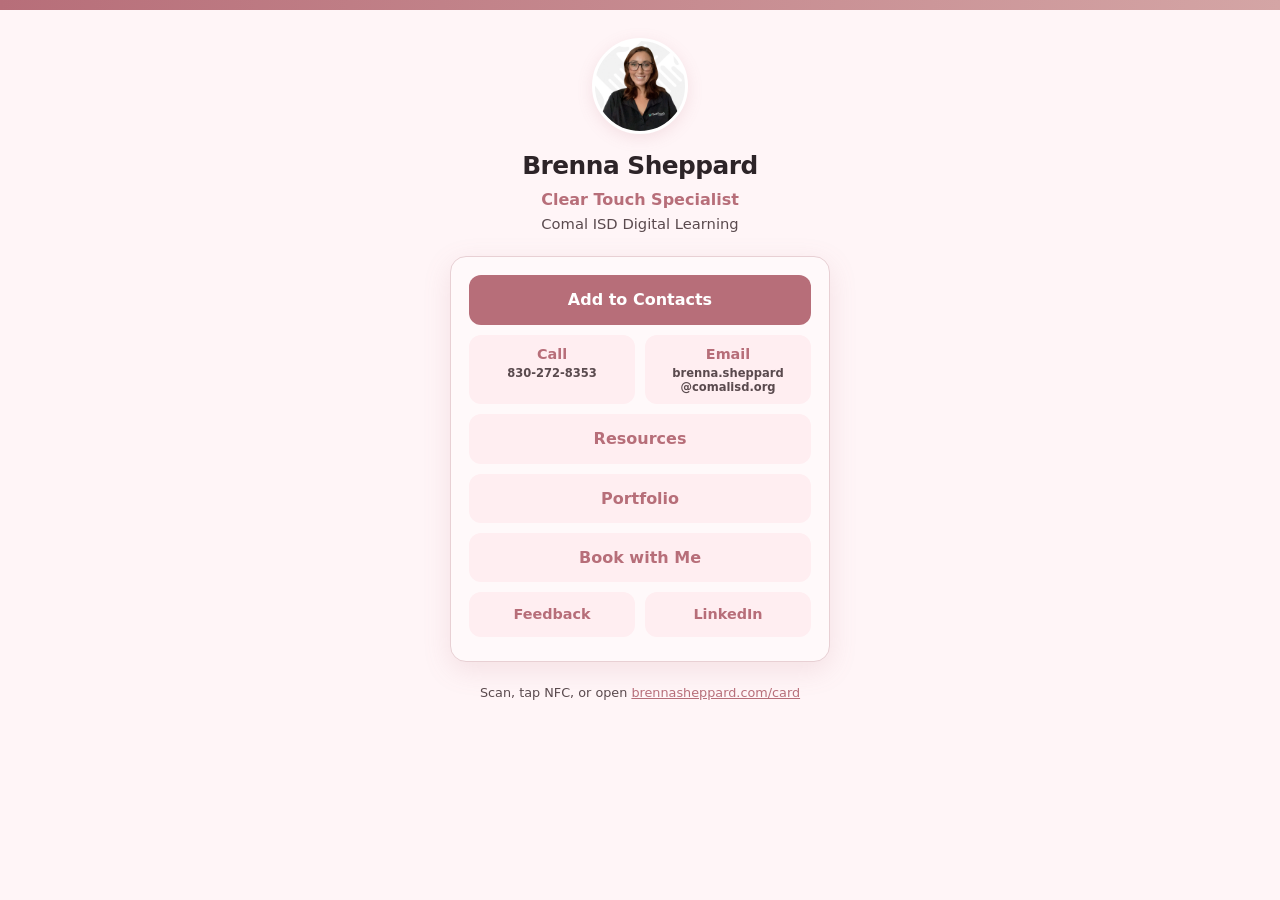
<file: card/index.html>
<!DOCTYPE html>
<html lang="en">
<head>
  <meta charset="utf-8" />
  <meta name="viewport" content="width=device-width, initial-scale=1" />
  <title>Brenna Sheppard · Clear Touch Specialist</title>
  <meta name="description" content="Contact Brenna Sheppard, Clear Touch Specialist for Comal ISD." />
  <meta name="theme-color" content="#b76e79" />
  <link rel="icon" href="data:image/svg+xml,<svg xmlns='http://www.w3.org/2000/svg' viewBox='0 0 100 100'><text y='.9em' font-size='90'>BS</text></svg>" />
  <style>
    :root {
      --bg: #fff5f7;
      --bg-secondary: #ffeef1;
      --card: #fff9fa;
      --ink: #2d2428;
      --muted: #5a4a4e;
      --accent: #b76e79;
      --accent-light: #d4a5a5;
      --accent-hover: #9a5a64;
      --line: #e8d0d4;
      --shadow: rgba(183, 110, 121, 0.15);
    }
    * { box-sizing: border-box; }
    body {
      margin: 0;
      font-family: "Segoe UI", system-ui, -apple-system, sans-serif;
      background: var(--bg);
      color: var(--ink);
      line-height: 1.45;
    }
    .bar { height: 10px; background: linear-gradient(90deg, var(--accent), var(--accent-light)); }
    .wrap {
      max-width: 420px;
      margin: 0 auto;
      padding: 28px 20px 48px;
    }
    header { text-align: center; }
    .avatar {
      width: 96px; height: 96px;
      border-radius: 50%;
      margin: 0 auto 14px;
      background: var(--accent) url("photo.jpg") center/cover no-repeat;
      border: 3px solid #fff;
      box-shadow: 0 4px 16px var(--shadow);
    }
    h1 { margin: 0; font-size: 1.55rem; color: var(--ink); letter-spacing: -0.02em; }
    .role { margin: 4px 0 0; color: var(--accent); font-weight: 650; }
    .org { margin: 2px 0 0; color: var(--muted); font-size: .92rem; }
    .card {
      background: var(--card);
      border-radius: 16px;
      padding: 18px 18px 8px;
      margin-top: 22px;
      border: 1px solid var(--line);
      box-shadow: 0 8px 28px var(--shadow);
    }
    .actions a {
      display: block;
      text-align: center;
      text-decoration: none;
      border-radius: 12px;
      padding: 13px 14px;
      margin-bottom: 10px;
      font-weight: 650;
    }
    .primary { background: var(--accent); color: #fff; }
    .primary:hover { background: var(--accent-hover); }
    .ghost {
      background: var(--bg-secondary);
      color: var(--accent);
    }
    .ghost:hover { background: var(--accent-light); color: #fff; }
    .links { margin: 8px 0 16px; }
    .links a {
      display: flex;
      justify-content: space-between;
      align-items: center;
      padding: 12px 4px;
      border-bottom: 1px solid var(--line);
      color: var(--ink);
      text-decoration: none;
      font-size: .98rem;
    }
    .links a span { color: var(--muted); font-size: .86rem; }
    .split {
      display: grid;
      grid-template-columns: 1fr 1fr;
      gap: 10px;
      margin: 0 0 10px;
    }
    .split a {
      text-align: center;
      text-decoration: none;
      background: var(--bg-secondary);
      color: var(--accent);
      font-weight: 650;
      padding: 12px 8px;
      border-radius: 12px;
      font-size: .9rem;
    }
    .split a:hover { background: var(--accent-light); color: #fff; }
    .split a:hover span { color: #fff; }
    .split.contact a {
      padding: 10px 8px;
      line-height: 1.25;
    }
    .split.contact span {
      display: block;
      margin-top: 3px;
      font-size: .72rem;
      font-weight: 550;
      color: var(--muted);
    }
    .split.secondary { margin: 6px 0 16px; }
    footer {
      text-align: center;
      margin-top: 22px;
      color: var(--muted);
      font-size: .8rem;
    }
    footer a { color: var(--accent); }
  </style>
</head>
<body>
  <div class="bar"></div>
  <main class="wrap">
    <header>
      <div class="avatar" role="img" aria-label="Brenna Sheppard"></div>
      <h1>Brenna Sheppard</h1>
      <p class="role">Clear Touch Specialist</p>
      <p class="org">Comal ISD Digital Learning</p>
    </header>

    <section class="card">
      <div class="actions">
        <a class="primary" href="brenna.vcf">Add to Contacts</a>
      </div>

      <div class="split contact">
        <a href="tel:+18302728353">Call <span>830-272-8353</span></a>
        <a href="mailto:brenna.sheppard@comalisd.org">Email <span>brenna.sheppard<br>@comalisd.org</span></a>
      </div>

      <div class="actions">
        <a class="ghost" href="https://tinyurl.com/ClearTouchResource">Resources</a>
        <a class="ghost" href="https://brennasheppard.com">Portfolio</a>
        <a class="ghost" href="https://calendly.com/bsheppard-getcleartouch">Book with Me</a>
      </div>

      <div class="split secondary">
        <a href="https://docs.google.com/forms/d/e/1FAIpQLSch1bsWkbU_dD-qrBAdsSPlCjpZh9-zoiu3c0S_oudX6o5vRg/viewform?usp=send_form">Feedback</a>
        <a href="https://linkedin.com/in/brenna-sheppard">LinkedIn</a>
      </div>
    </section>

    <footer>
      Scan, tap NFC, or open
      <a href="https://brennasheppard.com/card">brennasheppard.com/card</a>
    </footer>
  </main>
</body>
</html>
</file>
